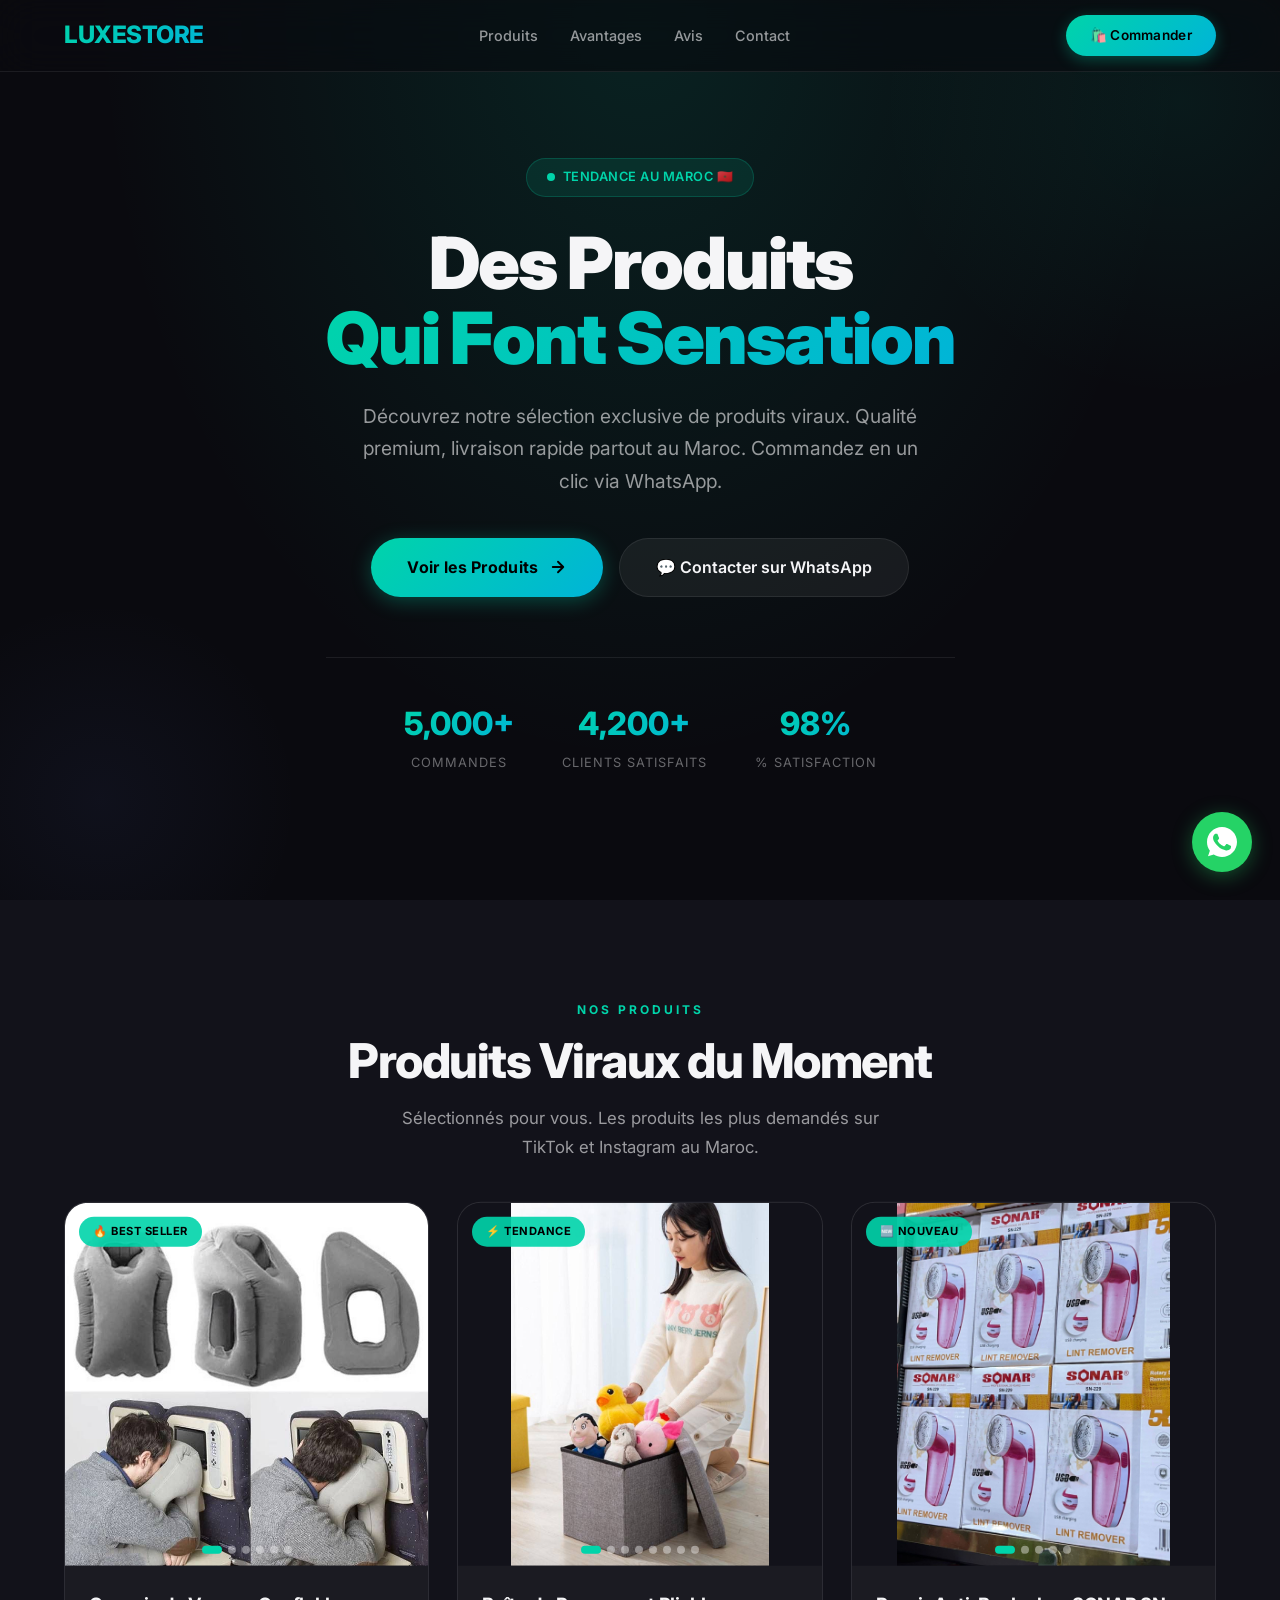
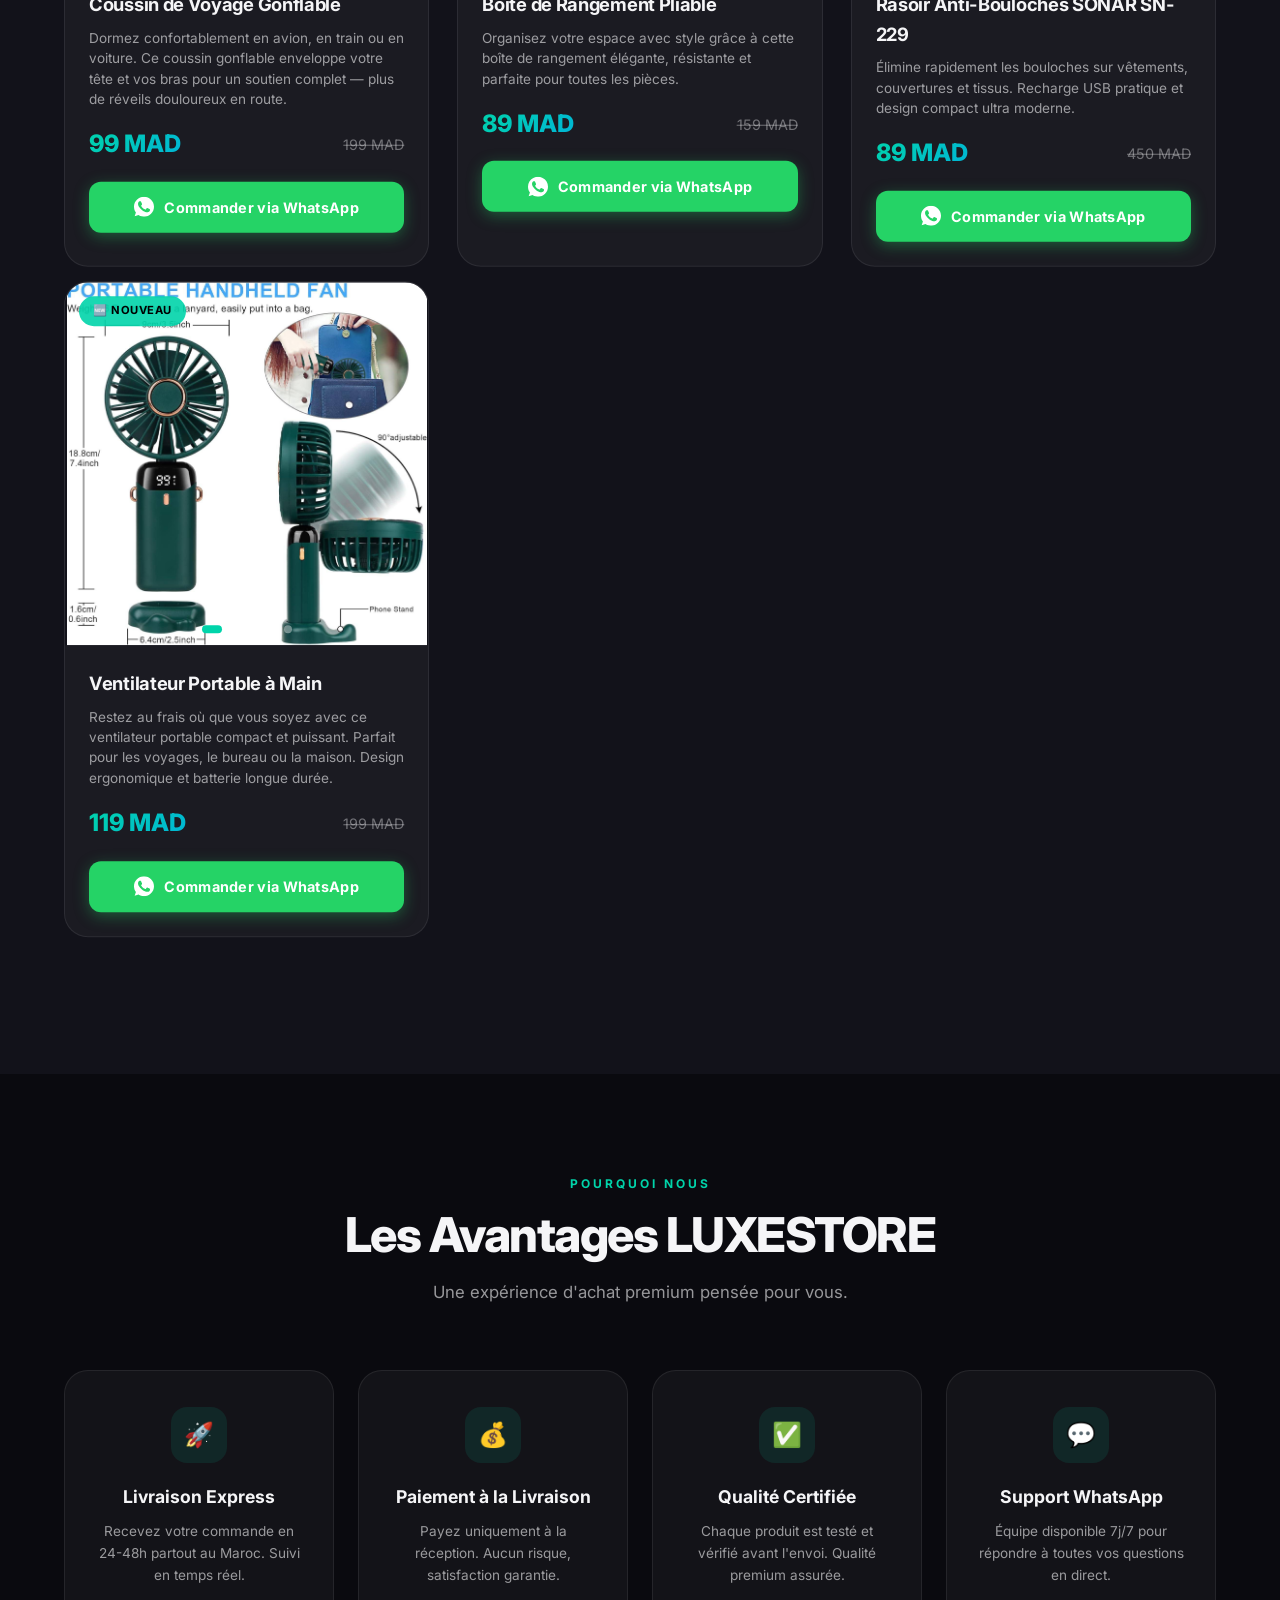
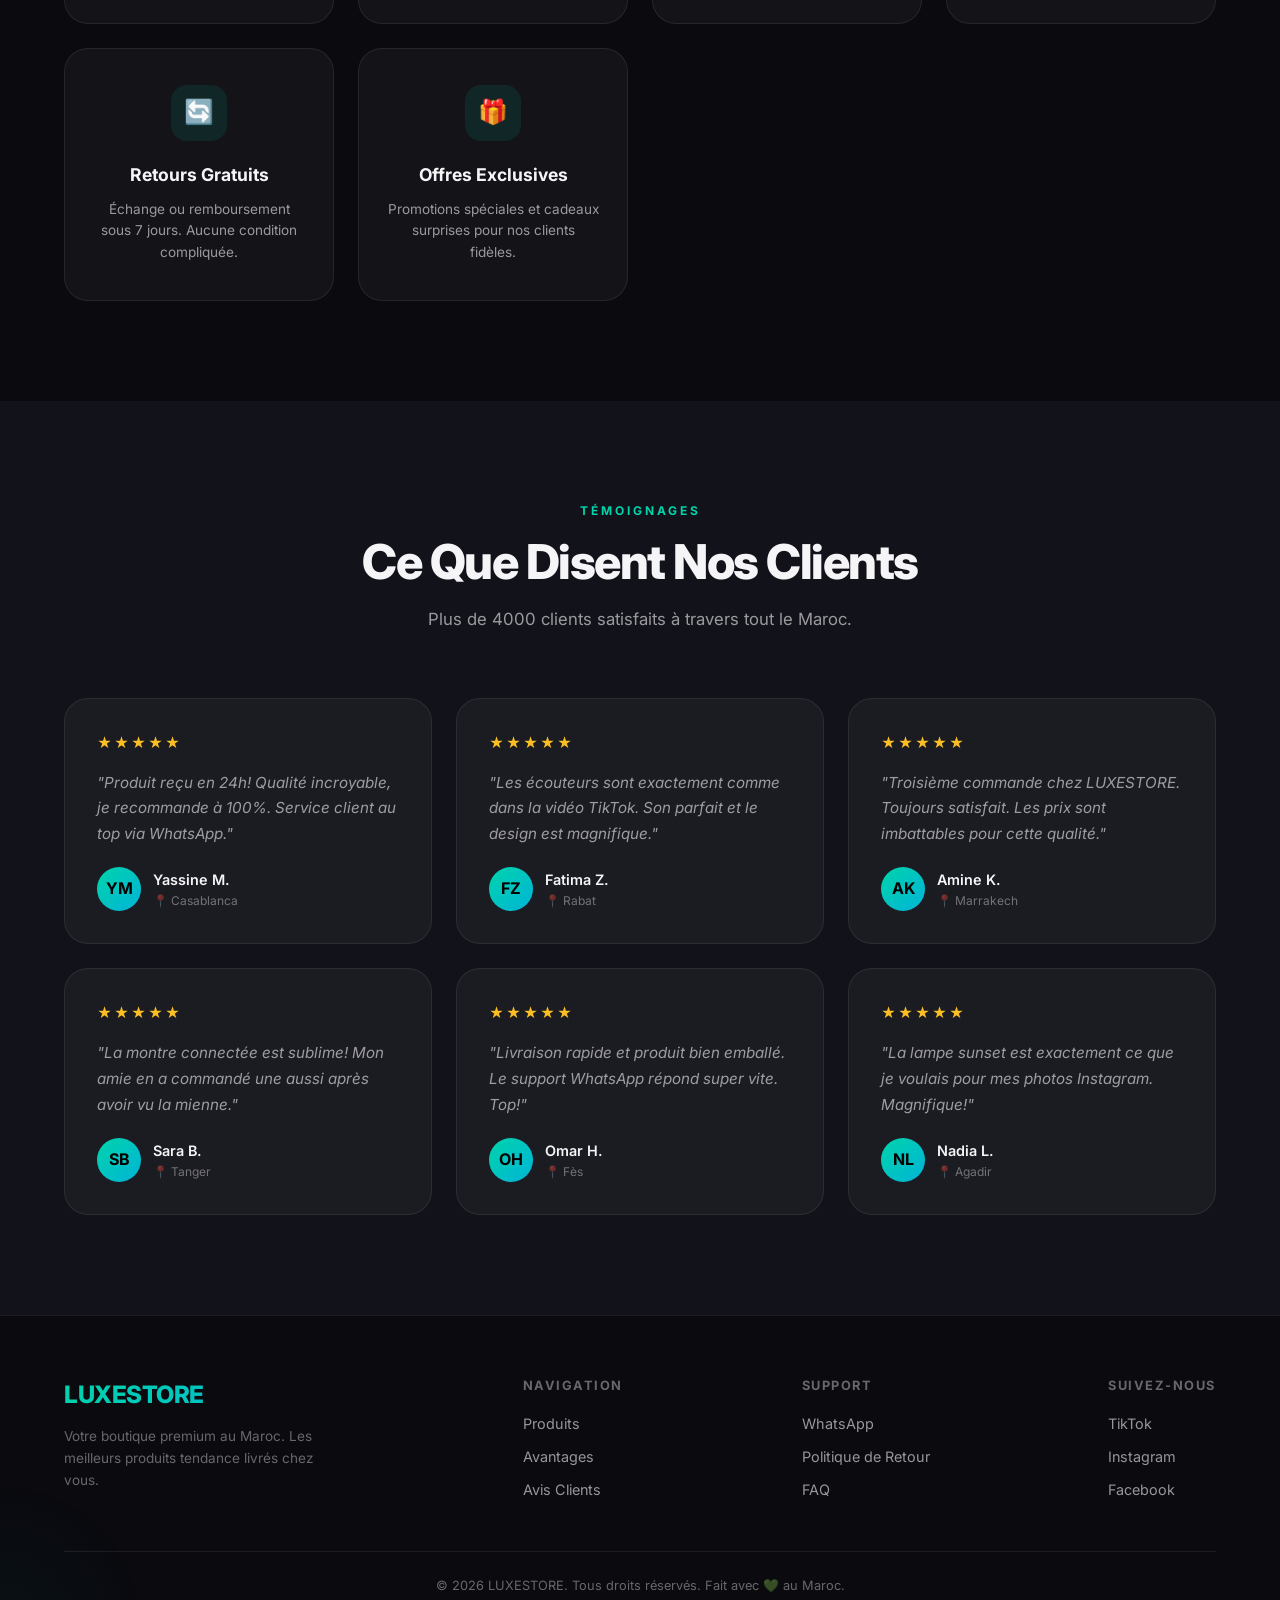
<file: index.html>
<!DOCTYPE html>
<html lang="fr">
<head>
  <meta charset="UTF-8">
  <meta name="viewport" content="width=device-width, initial-scale=1.0">
  <meta name="description" content="LUXESTORE — Boutique en ligne premium au Maroc. Produits tendance, livraison rapide, paiement à la livraison. Commandez via WhatsApp.">
  <meta name="keywords" content="boutique en ligne, e-commerce Maroc, produits premium, dropshipping, TikTok shop">
  <meta name="theme-color" content="#0a0a0f">
  <title>LUXESTORE — Boutique Premium Maroc</title>
  <link rel="stylesheet" href="style.css">
</head>
<body>

  <!-- ===== NAVBAR ===== -->
  <nav class="navbar" id="navbar">
    <div class="container">
      <a href="#" class="nav-logo">LUXE<span style="color:#00d4aa;">STORE</span></a>
      <ul class="nav-menu" id="navMenu">
        <li><a href="#products">Produits</a></li>
        <li><a href="#advantages">Avantages</a></li>
        <li><a href="#testimonials">Avis</a></li>
        <li><a href="#contact">Contact</a></li>
      </ul>
      <a href="#products" class="nav-cta magnetic-btn">🛍️ Commander</a>
      <button class="nav-toggle" id="navToggle" aria-label="Menu">
        <span></span><span></span><span></span>
      </button>
    </div>
  </nav>

  <!-- ===== HERO ===== -->
  <section class="hero" id="hero">
    <div class="hero-content">
      <div class="hero-badge reveal">
        <span class="pulse"></span>
        Tendance au Maroc 🇲🇦
      </div>
      <h1 class="reveal">
        Des Produits<br><span class="gradient-text">Qui Font Sensation</span>
      </h1>
      <p class="reveal">
        Découvrez notre sélection exclusive de produits viraux. Qualité premium, livraison rapide partout au Maroc. Commandez en un clic via WhatsApp.
      </p>
      <div class="hero-buttons reveal">
        <a href="#products" class="btn-primary magnetic-btn">
          <span>Voir les Produits</span>
          <svg width="18" height="18" viewBox="0 0 24 24" fill="none" stroke="currentColor" stroke-width="2.5" stroke-linecap="round" stroke-linejoin="round"><path d="M5 12h14M12 5l7 7-7 7"/></svg>
        </a>
        <a href="https://wa.me/212621924487?text=Bonjour, je veux en savoir plus sur vos produits" class="btn-secondary magnetic-btn" target="_blank">
          💬 Contacter sur WhatsApp
        </a>
      </div>
      <div class="hero-stats reveal">
        <div class="hero-stat">
          <div class="number" data-count="5000">0</div>
          <div class="label">Commandes</div>
        </div>
        <div class="hero-stat">
          <div class="number" data-count="4200">0</div>
          <div class="label">Clients Satisfaits</div>
        </div>
        <div class="hero-stat">
          <div class="number" data-count="98">0</div>
          <div class="label">% Satisfaction</div>
        </div>
      </div>
    </div>
  </section>

  <!-- ===== PRODUCTS ===== -->
  <section class="products-section" id="products">
    <div class="container">
      <div class="section-header">
        <span class="section-label reveal">Nos Produits</span>
        <h2 class="section-title reveal">Produits <span class="gradient-text">Viraux</span> du Moment</h2>
        <p class="section-subtitle reveal">Sélectionnés pour vous. Les produits les plus demandés sur TikTok et Instagram au Maroc.</p>
      </div>
      <div class="products-grid" id="productsGrid">
        <!-- Products injected by JS -->
      </div>
    </div>
  </section>

  <!-- ===== ADVANTAGES ===== -->
  <section class="advantages-section" id="advantages">
    <div class="container">
      <div class="section-header">
        <span class="section-label reveal">Pourquoi Nous</span>
        <h2 class="section-title reveal">Les Avantages <span class="gradient-text">LUXESTORE</span></h2>
        <p class="section-subtitle reveal">Une expérience d'achat premium pensée pour vous.</p>
      </div>
      <div class="advantages-grid">
        <div class="advantage-card reveal">
          <div class="advantage-icon">🚀</div>
          <h3>Livraison Express</h3>
          <p>Recevez votre commande en 24-48h partout au Maroc. Suivi en temps réel.</p>
        </div>
        <div class="advantage-card reveal">
          <div class="advantage-icon">💰</div>
          <h3>Paiement à la Livraison</h3>
          <p>Payez uniquement à la réception. Aucun risque, satisfaction garantie.</p>
        </div>
        <div class="advantage-card reveal">
          <div class="advantage-icon">✅</div>
          <h3>Qualité Certifiée</h3>
          <p>Chaque produit est testé et vérifié avant l'envoi. Qualité premium assurée.</p>
        </div>
        <div class="advantage-card reveal">
          <div class="advantage-icon">💬</div>
          <h3>Support WhatsApp</h3>
          <p>Équipe disponible 7j/7 pour répondre à toutes vos questions en direct.</p>
        </div>
        <div class="advantage-card reveal">
          <div class="advantage-icon">🔄</div>
          <h3>Retours Gratuits</h3>
          <p>Échange ou remboursement sous 7 jours. Aucune condition compliquée.</p>
        </div>
        <div class="advantage-card reveal">
          <div class="advantage-icon">🎁</div>
          <h3>Offres Exclusives</h3>
          <p>Promotions spéciales et cadeaux surprises pour nos clients fidèles.</p>
        </div>
      </div>
    </div>
  </section>

  <!-- ===== TESTIMONIALS ===== -->
  <section class="testimonials-section" id="testimonials">
    <div class="container">
      <div class="section-header">
        <span class="section-label reveal">Témoignages</span>
        <h2 class="section-title reveal">Ce Que Disent <span class="gradient-text">Nos Clients</span></h2>
        <p class="section-subtitle reveal">Plus de 4000 clients satisfaits à travers tout le Maroc.</p>
      </div>
      <div class="testimonials-grid" id="testimonialsGrid">
        <!-- Testimonials injected by JS -->
      </div>
    </div>
  </section>

  <!-- ===== FOOTER ===== -->
  <footer class="footer" id="contact">
    <div class="container">
      <div class="footer-content">
        <div class="footer-brand">
          <a href="#" class="nav-logo">LUXE<span style="color:#00d4aa;">STORE</span></a>
          <p>Votre boutique premium au Maroc. Les meilleurs produits tendance livrés chez vous.</p>
        </div>
        <div class="footer-links">
          <h4>Navigation</h4>
          <a href="#products">Produits</a>
          <a href="#advantages">Avantages</a>
          <a href="#testimonials">Avis Clients</a>
        </div>
        <div class="footer-links">
          <h4>Support</h4>
          <a href="https://wa.me/212621924487" target="_blank">WhatsApp</a>
          <a href="#">Politique de Retour</a>
          <a href="#">FAQ</a>
        </div>
        <div class="footer-links">
          <h4>Suivez-nous</h4>
          <a href="#">TikTok</a>
          <a href="#">Instagram</a>
          <a href="#">Facebook</a>
        </div>
      </div>
      <div class="footer-bottom">
        © 2026 LUXESTORE. Tous droits réservés. Fait avec 💚 au Maroc.
      </div>
    </div>
  </footer>

  <!-- ===== FLOATING WHATSAPP ===== -->
  <a href="https://wa.me/212621924487?text=Bonjour! Je suis intéressé(e) par vos produits 🛍️" class="whatsapp-float" id="whatsappFloat" target="_blank" aria-label="WhatsApp">
    <svg viewBox="0 0 32 32" xmlns="http://www.w3.org/2000/svg"><path d="M16.004 0h-.008C7.174 0 0 7.176 0 16.004c0 3.5 1.132 6.738 3.052 9.374L1.054 31.29l6.154-1.97C9.822 30.982 12.808 32 16.004 32 24.826 32 32 24.826 32 16.004 32 7.176 24.826 0 16.004 0zm9.306 22.612c-.39 1.1-1.932 2.014-3.172 2.28-.848.18-1.956.324-5.684-1.222-4.776-1.978-7.846-6.828-8.084-7.146-.228-.318-1.928-2.568-1.928-4.896s1.222-3.472 1.656-3.948c.434-.476.948-.596 1.264-.596.316 0 .632.002.908.016.292.016.684-.11 1.07.816.39.948 1.328 3.242 1.446 3.478.118.236.196.512.04.83-.158.316-.236.514-.472.79-.236.278-.498.62-.71.832-.236.236-.482.494-.206.968.274.476 1.222 2.016 2.624 3.264 1.806 1.606 3.328 2.102 3.804 2.338.474.236.752.196 1.028-.118.276-.316 1.184-1.382 1.5-1.858.316-.476.632-.394 1.066-.236.434.158 2.762 1.302 3.234 1.54.474.236.79.354.908.552.118.196.118 1.146-.272 2.252z"/></svg>
  </a>

  <script src="products-data.js"></script>
  <script src="script.js"></script>
</body>
</html>
</file>
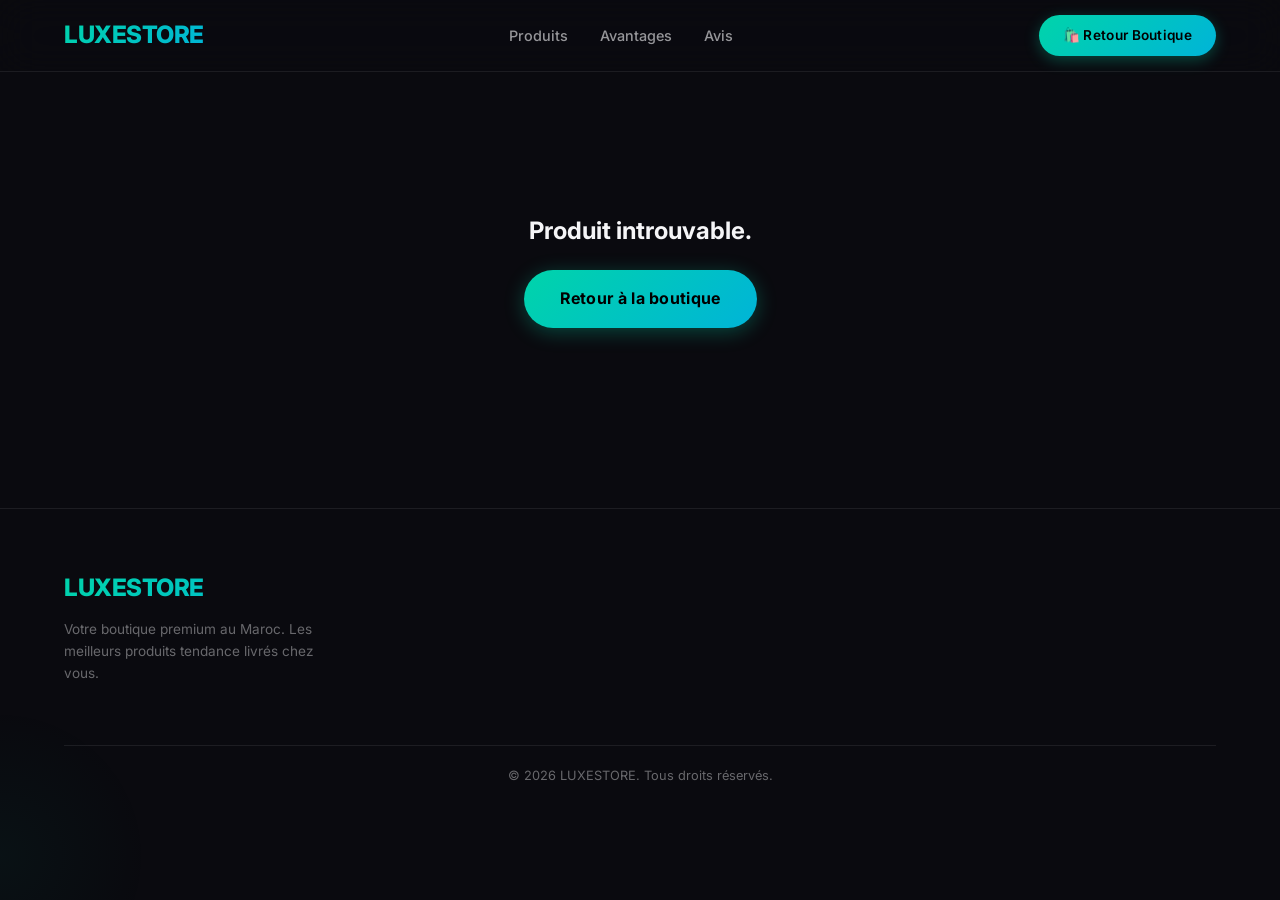
<file: product.html>
<!DOCTYPE html>
<html lang="fr">
<head>
  <meta charset="UTF-8">
  <meta name="viewport" content="width=device-width, initial-scale=1.0">
  <title>Détails du Produit — LUXESTORE</title>
  <link rel="stylesheet" href="style.css">
  <style>
    /* Spécifique à la page produit */
    .product-page { padding-top: calc(var(--nav-height) + 40px); padding-bottom: 80px; }
    .product-container {
      display: grid; grid-template-columns: 1fr 1fr; gap: 60px; max-width: 1200px; margin: 0 auto;
    }
    .product-gallery { position: sticky; top: calc(var(--nav-height) + 40px); }
    .main-media-container {
      border-radius: var(--radius-lg); overflow: hidden; background: var(--bg-secondary);
      aspect-ratio: 1 / 1; position: relative; border: 1px solid var(--border-glass);
      margin-bottom: 20px;
    }
    .main-media-container img, .main-media-container video {
      width: 100%; height: 100%; object-fit: contain;
    }
    .main-media-item { display: none; }
    .main-media-item.active { display: block; }
    .thumbnails { display: flex; gap: 12px; overflow-x: auto; padding-bottom: 10px; }
    .thumbnails::-webkit-scrollbar { height: 4px; }
    .thumbnail {
      width: 80px; height: 80px; border-radius: var(--radius-sm); cursor: pointer;
      overflow: hidden; border: 2px solid transparent; opacity: 0.6; transition: all 0.3s;
      flex-shrink: 0; background: #111;
    }
    .thumbnail.active, .thumbnail:hover { opacity: 1; border-color: var(--accent); }
    .thumbnail img { width: 100%; height: 100%; object-fit: cover; }
    
    .product-details { padding-top: 20px; }
    .pd-badge {
      display: inline-block; padding: 6px 14px; border-radius: 50px; font-size: 0.75rem;
      font-weight: 700; background: var(--accent-soft); color: var(--accent);
      margin-bottom: 16px; border: 1px solid rgba(0,212,170,0.2);
    }
    .pd-title { font-size: 2.5rem; font-weight: 800; margin-bottom: 12px; line-height: 1.1; }
    .pd-reviews { display: flex; align-items: center; gap: 10px; margin-bottom: 24px; font-size: 0.9rem; }
    .pd-stars { color: #fbbf24; letter-spacing: 2px; }
    .pd-price-row { display: flex; align-items: baseline; gap: 16px; margin-bottom: 32px; }
    .pd-price { font-size: 2.5rem; font-weight: 900; background: var(--gradient-1); -webkit-background-clip: text; -webkit-text-fill-color: transparent; }
    .pd-old-price { font-size: 1.2rem; color: var(--text-muted); text-decoration: line-through; }
    .pd-desc { font-size: 1.05rem; color: var(--text-secondary); line-height: 1.7; margin-bottom: 40px; }
    
    .pd-features { margin-bottom: 40px; display: grid; gap: 16px; }
    .pd-feature { display: flex; align-items: center; gap: 12px; font-size: 0.95rem; }
    .pd-feature-icon { width: 32px; height: 32px; border-radius: 50%; background: var(--bg-glass); display: flex; align-items: center; justify-content: center; color: var(--accent); }
    
    .pd-cta { width: 100%; font-size: 1.1rem; padding: 18px; margin-bottom: 20px; }
    .pd-urgency { text-align: center; font-size: 0.85rem; color: #fbbf24; display: flex; align-items: center; justify-content: center; gap: 8px; }
    .pd-urgency .dot { width: 8px; height: 8px; border-radius: 50%; background: #fbbf24; animation: pulse-yellow 2s infinite; }
    
    @keyframes pulse-yellow { 0%,100%{opacity:1;} 50%{opacity:0.4;} }
    
    @media (max-width: 992px) {
      .product-container { grid-template-columns: 1fr; }
      .product-gallery { position: static; }
    }
  </style>
</head>
<body>

  <!-- ===== NAVBAR ===== -->
  <nav class="navbar" id="navbar">
    <div class="container">
      <a href="index.html" class="nav-logo">LUXE<span style="color:#00d4aa;">STORE</span></a>
      <ul class="nav-menu" id="navMenu">
        <li><a href="index.html#products">Produits</a></li>
        <li><a href="index.html#advantages">Avantages</a></li>
        <li><a href="index.html#testimonials">Avis</a></li>
      </ul>
      <a href="index.html#products" class="nav-cta magnetic-btn">🛍️ Retour Boutique</a>
      <button class="nav-toggle" id="navToggle" aria-label="Menu">
        <span></span><span></span><span></span>
      </button>
    </div>
  </nav>

  <!-- ===== PRODUCT DETAILS ===== -->
  <section class="product-page">
    <div class="container product-container" id="productDetailsContainer">
      <!-- Injected via JS -->
      <div style="text-align: center; grid-column: 1/-1; padding: 100px 0;">
        <h2>Chargement du produit...</h2>
      </div>
    </div>
  </section>

  <!-- ===== FOOTER ===== -->
  <footer class="footer">
    <div class="container">
      <div class="footer-content">
        <div class="footer-brand">
          <a href="index.html" class="nav-logo">LUXE<span style="color:#00d4aa;">STORE</span></a>
          <p>Votre boutique premium au Maroc. Les meilleurs produits tendance livrés chez vous.</p>
        </div>
        <div class="footer-bottom" style="width: 100%; border-top: 1px solid var(--border-glass); margin-top: 20px; padding-top: 20px; text-align: center;">
          © 2026 LUXESTORE. Tous droits réservés.
        </div>
      </div>
    </div>
  </footer>

  <script src="products-data.js"></script>
  <script src="script.js"></script>
</body>
</html>
</file>
<file: style.css>
/* ===== IMPORTS ===== */
@import url('https://fonts.googleapis.com/css2?family=Inter:wght@300;400;500;600;700;800;900&display=swap');

/* ===== CSS VARIABLES ===== */
:root {
  --bg-primary: #0a0a0f;
  --bg-secondary: #12121a;
  --bg-card: rgba(255,255,255,0.04);
  --bg-glass: rgba(255,255,255,0.06);
  --border-glass: rgba(255,255,255,0.08);
  --text-primary: #f5f5f7;
  --text-secondary: rgba(245,245,247,0.6);
  --text-muted: rgba(245,245,247,0.4);
  --accent: #00d4aa;
  --accent-glow: rgba(0,212,170,0.3);
  --accent-soft: rgba(0,212,170,0.1);
  --whatsapp: #25D366;
  --whatsapp-glow: rgba(37,211,102,0.35);
  --gradient-1: linear-gradient(135deg, #00d4aa 0%, #00b4d8 100%);
  --gradient-2: linear-gradient(135deg, #667eea 0%, #764ba2 100%);
  --gradient-hero: radial-gradient(ellipse at 50% 0%, rgba(0,212,170,0.12) 0%, transparent 60%);
  --shadow-sm: 0 2px 8px rgba(0,0,0,0.3);
  --shadow-md: 0 8px 32px rgba(0,0,0,0.4);
  --shadow-lg: 0 16px 64px rgba(0,0,0,0.5);
  --shadow-glow: 0 0 40px rgba(0,212,170,0.15);
  --radius-sm: 12px;
  --radius-md: 16px;
  --radius-lg: 24px;
  --radius-xl: 32px;
  --ease-smooth: cubic-bezier(0.25, 0.46, 0.45, 0.94);
  --ease-bounce: cubic-bezier(0.34, 1.56, 0.64, 1);
  --ease-premium: cubic-bezier(0.16, 1, 0.3, 1);
  --nav-height: 72px;
}

/* ===== RESET ===== */
*, *::before, *::after { margin: 0; padding: 0; box-sizing: border-box; }

html {
  scroll-behavior: smooth;
  -webkit-font-smoothing: antialiased;
  -moz-osx-font-smoothing: grayscale;
}

body {
  font-family: 'Inter', -apple-system, BlinkMacSystemFont, sans-serif;
  background: var(--bg-primary);
  color: var(--text-primary);
  line-height: 1.6;
  overflow-x: hidden;
}

a { text-decoration: none; color: inherit; }
ul { list-style: none; }
img, video { display: block; max-width: 100%; }
button { cursor: pointer; border: none; background: none; font-family: inherit; }

/* ===== SCROLLBAR ===== */
::-webkit-scrollbar { width: 6px; }
::-webkit-scrollbar-track { background: var(--bg-primary); }
::-webkit-scrollbar-thumb { background: rgba(255,255,255,0.1); border-radius: 3px; }
::-webkit-scrollbar-thumb:hover { background: rgba(255,255,255,0.2); }

/* ===== CONTAINER ===== */
.container { max-width: 1200px; margin: 0 auto; padding: 0 24px; }

/* ===== NAVBAR ===== */
.navbar {
  position: fixed; top: 0; left: 0; right: 0; z-index: 1000;
  height: var(--nav-height);
  background: rgba(10,10,15,0.7);
  backdrop-filter: blur(20px) saturate(180%);
  -webkit-backdrop-filter: blur(20px) saturate(180%);
  border-bottom: 1px solid var(--border-glass);
  transition: all 0.4s var(--ease-smooth);
}
.navbar.scrolled {
  background: rgba(10,10,15,0.92);
  box-shadow: 0 4px 30px rgba(0,0,0,0.3);
}
.navbar .container {
  display: flex; align-items: center; justify-content: space-between; height: 100%;
}
.nav-logo {
  font-size: 1.5rem; font-weight: 800; letter-spacing: -0.5px;
  background: var(--gradient-1); -webkit-background-clip: text; -webkit-text-fill-color: transparent;
  background-clip: text;
}
.nav-menu { display: flex; gap: 32px; align-items: center; }
.nav-menu a {
  font-size: 0.9rem; font-weight: 500; color: var(--text-secondary);
  transition: color 0.3s; position: relative;
}
.nav-menu a::after {
  content: ''; position: absolute; bottom: -4px; left: 0; width: 0; height: 2px;
  background: var(--gradient-1); transition: width 0.3s var(--ease-smooth);
}
.nav-menu a:hover { color: var(--text-primary); }
.nav-menu a:hover::after { width: 100%; }
.nav-cta {
  padding: 10px 24px; border-radius: 50px; font-size: 0.85rem; font-weight: 600;
  background: var(--gradient-1); color: #000; letter-spacing: 0.3px;
  transition: all 0.3s var(--ease-smooth); box-shadow: 0 4px 15px var(--accent-glow);
}
.nav-cta:hover { transform: translateY(-2px); box-shadow: 0 8px 25px var(--accent-glow); }
.nav-toggle { display: none; flex-direction: column; gap: 5px; }
.nav-toggle span { width: 22px; height: 2px; background: var(--text-primary); transition: all 0.3s; border-radius: 2px; }

/* ===== HERO ===== */
.hero {
  min-height: 100vh; display: flex; align-items: center; justify-content: center;
  padding: calc(var(--nav-height) + 40px) 24px 80px;
  position: relative; overflow: hidden;
  background: var(--gradient-hero);
}
.hero::before {
  content: ''; position: absolute; width: 600px; height: 600px;
  background: radial-gradient(circle, rgba(0,212,170,0.08) 0%, transparent 70%);
  top: -200px; right: -200px; pointer-events: none;
}
.hero::after {
  content: ''; position: absolute; width: 400px; height: 400px;
  background: radial-gradient(circle, rgba(102,126,234,0.06) 0%, transparent 70%);
  bottom: -100px; left: -100px; pointer-events: none;
}
.hero-content {
  text-align: center; max-width: 800px; position: relative; z-index: 2;
}
.hero-badge {
  display: inline-flex; align-items: center; gap: 8px;
  padding: 8px 20px; border-radius: 50px; font-size: 0.8rem; font-weight: 600;
  background: var(--accent-soft); color: var(--accent); border: 1px solid rgba(0,212,170,0.2);
  margin-bottom: 28px; letter-spacing: 0.5px; text-transform: uppercase;
}
.hero-badge .pulse {
  width: 8px; height: 8px; border-radius: 50%; background: var(--accent);
  animation: pulse 2s infinite;
}
@keyframes pulse {
  0%,100% { opacity: 1; transform: scale(1); }
  50% { opacity: 0.5; transform: scale(1.5); }
}
.hero h1 {
  font-size: clamp(2.5rem, 6vw, 4.5rem); font-weight: 900; line-height: 1.05;
  letter-spacing: -2px; margin-bottom: 24px;
}
.hero h1 .gradient-text {
  background: var(--gradient-1); -webkit-background-clip: text; -webkit-text-fill-color: transparent;
  background-clip: text;
}
.hero p {
  font-size: clamp(1rem, 2vw, 1.2rem); color: var(--text-secondary);
  max-width: 560px; margin: 0 auto 40px; line-height: 1.7;
}
.hero-buttons { display: flex; gap: 16px; justify-content: center; flex-wrap: wrap; }
.btn-primary {
  padding: 16px 36px; border-radius: 50px; font-size: 1rem; font-weight: 700;
  background: var(--gradient-1); color: #000; letter-spacing: 0.3px;
  transition: all 0.4s var(--ease-smooth); box-shadow: 0 4px 20px var(--accent-glow);
  display: inline-flex; align-items: center; gap: 10px;
}
.btn-primary:hover { transform: translateY(-3px) scale(1.02); box-shadow: 0 12px 35px var(--accent-glow); }
.btn-secondary {
  padding: 16px 36px; border-radius: 50px; font-size: 1rem; font-weight: 600;
  background: var(--bg-glass); color: var(--text-primary);
  border: 1px solid var(--border-glass); transition: all 0.4s var(--ease-smooth);
  display: inline-flex; align-items: center; gap: 10px;
}
.btn-secondary:hover { background: rgba(255,255,255,0.1); transform: translateY(-2px); }
.hero-stats {
  display: flex; gap: 48px; justify-content: center; margin-top: 60px;
  padding-top: 40px; border-top: 1px solid var(--border-glass);
}
.hero-stat .number { font-size: 2rem; font-weight: 800; background: var(--gradient-1); -webkit-background-clip: text; -webkit-text-fill-color: transparent; background-clip: text; }
.hero-stat .label { font-size: 0.8rem; color: var(--text-muted); margin-top: 4px; text-transform: uppercase; letter-spacing: 1px; }

/* ===== SECTION COMMON ===== */
section { padding: 100px 0; position: relative; }
.section-header { text-align: center; margin-bottom: 64px; }
.section-label {
  font-size: 0.75rem; font-weight: 700; text-transform: uppercase; letter-spacing: 3px;
  color: var(--accent); margin-bottom: 16px; display: block;
}
.section-title {
  font-size: clamp(2rem, 4vw, 3rem); font-weight: 800; letter-spacing: -1.5px; line-height: 1.1;
}
.section-subtitle {
  font-size: 1.05rem; color: var(--text-secondary); max-width: 520px; margin: 16px auto 0; line-height: 1.7;
}

/* ===== PRODUCTS GRID ===== */
.products-section { background: var(--bg-secondary); }
.products-grid {
  display: grid; grid-template-columns: repeat(auto-fill, minmax(340px, 1fr)); gap: 28px;
}
.product-card {
  background: var(--bg-card); border: 1px solid var(--border-glass);
  border-radius: var(--radius-lg); overflow: hidden; position: relative;
  transition: all 0.5s var(--ease-premium);
}
.product-card:hover {
  transform: translateY(-8px) scale(1.01);
  border-color: rgba(0,212,170,0.2);
  box-shadow: var(--shadow-glow);
}
.product-media {
  position: relative; aspect-ratio: 1 / 1; overflow: hidden; background: var(--bg-secondary);
}
.product-slide {
  width: 100%; height: 100%; object-fit: contain;
  transition: transform 0.6s var(--ease-premium);
}
.product-slide:not(.active) {
  display: none;
}
.product-card:hover .product-slide { transform: scale(1.06); }
.media-nav {
  position: absolute; bottom: 12px; left: 50%; transform: translateX(-50%);
  display: flex; gap: 6px; z-index: 5;
}
.media-dot {
  width: 8px; height: 8px; border-radius: 50%; background: rgba(255,255,255,0.4);
  cursor: pointer; transition: all 0.3s;
}
.media-dot.active { background: var(--accent); width: 20px; border-radius: 4px; }
.product-badge {
  position: absolute; top: 14px; left: 14px; padding: 6px 14px;
  border-radius: 50px; font-size: 0.7rem; font-weight: 700; text-transform: uppercase;
  background: rgba(0,212,170,0.9); color: #000; z-index: 5; letter-spacing: 0.5px;
}
.product-info { padding: 24px; }
.product-name { font-size: 1.15rem; font-weight: 700; margin-bottom: 8px; letter-spacing: -0.3px; }
.product-desc { font-size: 0.85rem; color: var(--text-secondary); margin-bottom: 16px; line-height: 1.5; }
.product-price-row { display: flex; align-items: center; justify-content: space-between; margin-bottom: 18px; }
.product-price { font-size: 1.5rem; font-weight: 800; background: var(--gradient-1); -webkit-background-clip: text; -webkit-text-fill-color: transparent; background-clip: text; }
.product-old-price { font-size: 0.9rem; color: var(--text-muted); text-decoration: line-through; }
.btn-whatsapp {
  width: 100%; padding: 14px; border-radius: var(--radius-sm); font-size: 0.9rem; font-weight: 700;
  background: var(--whatsapp); color: #fff; display: flex; align-items: center; justify-content: center; gap: 10px;
  transition: all 0.4s var(--ease-smooth); box-shadow: 0 4px 15px var(--whatsapp-glow);
  letter-spacing: 0.3px;
}
.btn-whatsapp:hover { transform: translateY(-2px); box-shadow: 0 8px 30px var(--whatsapp-glow); }
.btn-whatsapp svg { width: 20px; height: 20px; }

/* ===== ADVANTAGES ===== */
.advantages-grid { display: grid; grid-template-columns: repeat(auto-fit, minmax(250px, 1fr)); gap: 24px; }
.advantage-card {
  padding: 36px 28px; border-radius: var(--radius-lg); background: var(--bg-card);
  border: 1px solid var(--border-glass); text-align: center;
  transition: all 0.4s var(--ease-smooth); position: relative; overflow: hidden;
}
.advantage-card::before {
  content: ''; position: absolute; top: 0; left: 50%; transform: translateX(-50%);
  width: 80px; height: 3px; background: var(--gradient-1); border-radius: 0 0 3px 3px;
  opacity: 0; transition: opacity 0.4s;
}
.advantage-card:hover { transform: translateY(-6px); border-color: rgba(0,212,170,0.15); }
.advantage-card:hover::before { opacity: 1; }
.advantage-icon {
  width: 56px; height: 56px; border-radius: 16px; background: var(--accent-soft);
  display: flex; align-items: center; justify-content: center; margin: 0 auto 20px;
  font-size: 1.5rem;
}
.advantage-card h3 { font-size: 1.1rem; font-weight: 700; margin-bottom: 10px; }
.advantage-card p { font-size: 0.85rem; color: var(--text-secondary); line-height: 1.6; }

/* ===== TESTIMONIALS ===== */
.testimonials-section { background: var(--bg-secondary); }
.testimonials-grid { display: grid; grid-template-columns: repeat(auto-fit, minmax(320px, 1fr)); gap: 24px; }
.testimonial-card {
  padding: 32px; border-radius: var(--radius-lg); background: var(--bg-card);
  border: 1px solid var(--border-glass); transition: all 0.4s var(--ease-smooth);
  position: relative;
}
.testimonial-card:hover { transform: translateY(-4px); border-color: rgba(0,212,170,0.12); }
.testimonial-stars { color: #fbbf24; font-size: 0.9rem; margin-bottom: 16px; letter-spacing: 2px; }
.testimonial-text { font-size: 0.95rem; color: var(--text-secondary); line-height: 1.7; margin-bottom: 20px; font-style: italic; }
.testimonial-author { display: flex; align-items: center; gap: 12px; }
.testimonial-avatar {
  width: 44px; height: 44px; border-radius: 50%; background: var(--gradient-1);
  display: flex; align-items: center; justify-content: center; font-weight: 700; font-size: 1rem; color: #000;
}
.testimonial-name { font-size: 0.9rem; font-weight: 600; }
.testimonial-location { font-size: 0.75rem; color: var(--text-muted); }

/* ===== FOOTER ===== */
.footer {
  padding: 60px 0 30px; border-top: 1px solid var(--border-glass); background: var(--bg-primary);
}
.footer-content { display: flex; justify-content: space-between; align-items: start; flex-wrap: wrap; gap: 40px; margin-bottom: 40px; }
.footer-brand .nav-logo { margin-bottom: 12px; display: block; }
.footer-brand p { font-size: 0.85rem; color: var(--text-muted); max-width: 280px; line-height: 1.6; }
.footer-links h4 { font-size: 0.8rem; text-transform: uppercase; letter-spacing: 1.5px; color: var(--text-muted); margin-bottom: 16px; }
.footer-links a { display: block; font-size: 0.9rem; color: var(--text-secondary); margin-bottom: 10px; transition: color 0.3s; }
.footer-links a:hover { color: var(--accent); }
.footer-bottom { text-align: center; padding-top: 24px; border-top: 1px solid var(--border-glass); font-size: 0.8rem; color: var(--text-muted); }

/* ===== FLOATING WHATSAPP ===== */
.whatsapp-float {
  position: fixed; bottom: 28px; right: 28px; z-index: 999;
  width: 60px; height: 60px; border-radius: 50%;
  background: var(--whatsapp); display: flex; align-items: center; justify-content: center;
  box-shadow: 0 4px 20px var(--whatsapp-glow);
  transition: all 0.4s var(--ease-bounce); animation: floatBounce 3s ease-in-out infinite;
}
.whatsapp-float:hover { transform: scale(1.12); box-shadow: 0 8px 35px var(--whatsapp-glow); }
.whatsapp-float svg { width: 30px; height: 30px; fill: #fff; }
@keyframes floatBounce {
  0%,100% { transform: translateY(0); }
  50% { transform: translateY(-8px); }
}

/* ===== SCROLL ANIMATIONS ===== */
.reveal { opacity: 0; transform: translateY(40px); transition: all 0.8s var(--ease-premium); }
.reveal.active { opacity: 1; transform: translateY(0); }
.reveal-left { opacity: 0; transform: translateX(-40px); transition: all 0.8s var(--ease-premium); }
.reveal-left.active { opacity: 1; transform: translateX(0); }
.reveal-scale { opacity: 0; transform: scale(0.92); transition: all 0.8s var(--ease-premium); }
.reveal-scale.active { opacity: 1; transform: scale(1); }

/* ===== NANO BANANA PARALLAX ===== */
.nano-parallax { transition: transform 0.1s linear; will-change: transform; }
.nano-zoom { transition: transform 0.6s var(--ease-premium); }
.nano-zoom:hover { transform: scale(1.03); }
.nano-float { animation: nanoFloat 6s ease-in-out infinite; }
@keyframes nanoFloat {
  0%,100% { transform: translateY(0) rotate(0deg); }
  33% { transform: translateY(-6px) rotate(0.3deg); }
  66% { transform: translateY(3px) rotate(-0.2deg); }
}

/* ===== MAGNETIC BUTTON ===== */
.magnetic-btn { transition: transform 0.3s var(--ease-smooth); }

/* ===== RESPONSIVE ===== */
@media (max-width: 768px) {
  .nav-menu { 
    position: fixed; top: 0; right: -100%; width: 280px; height: 100vh;
    background: rgba(10,10,15,0.97); backdrop-filter: blur(20px);
    flex-direction: column; padding: 100px 40px 40px; gap: 24px;
    transition: right 0.4s var(--ease-premium);
    border-left: 1px solid var(--border-glass);
  }
  .nav-menu.open { right: 0; }
  .nav-toggle { display: flex; z-index: 1001; }
  .nav-toggle.open span:nth-child(1) { transform: rotate(45deg) translate(5px, 5px); }
  .nav-toggle.open span:nth-child(2) { opacity: 0; }
  .nav-toggle.open span:nth-child(3) { transform: rotate(-45deg) translate(5px, -5px); }
  .hero h1 { letter-spacing: -1px; }
  .hero-stats { gap: 24px; flex-wrap: wrap; }
  .hero-buttons { flex-direction: column; align-items: center; }
  .products-grid { grid-template-columns: 1fr; }
  .testimonials-grid { grid-template-columns: 1fr; }
  .footer-content { flex-direction: column; align-items: center; text-align: center; }
  .whatsapp-float { bottom: 20px; right: 20px; width: 54px; height: 54px; }
  section { padding: 70px 0; }
}
@media (max-width: 480px) {
  .container { padding: 0 16px; }
  .hero { padding-top: calc(var(--nav-height) + 20px); }
  .advantage-card { padding: 24px 20px; }
}
</file>
